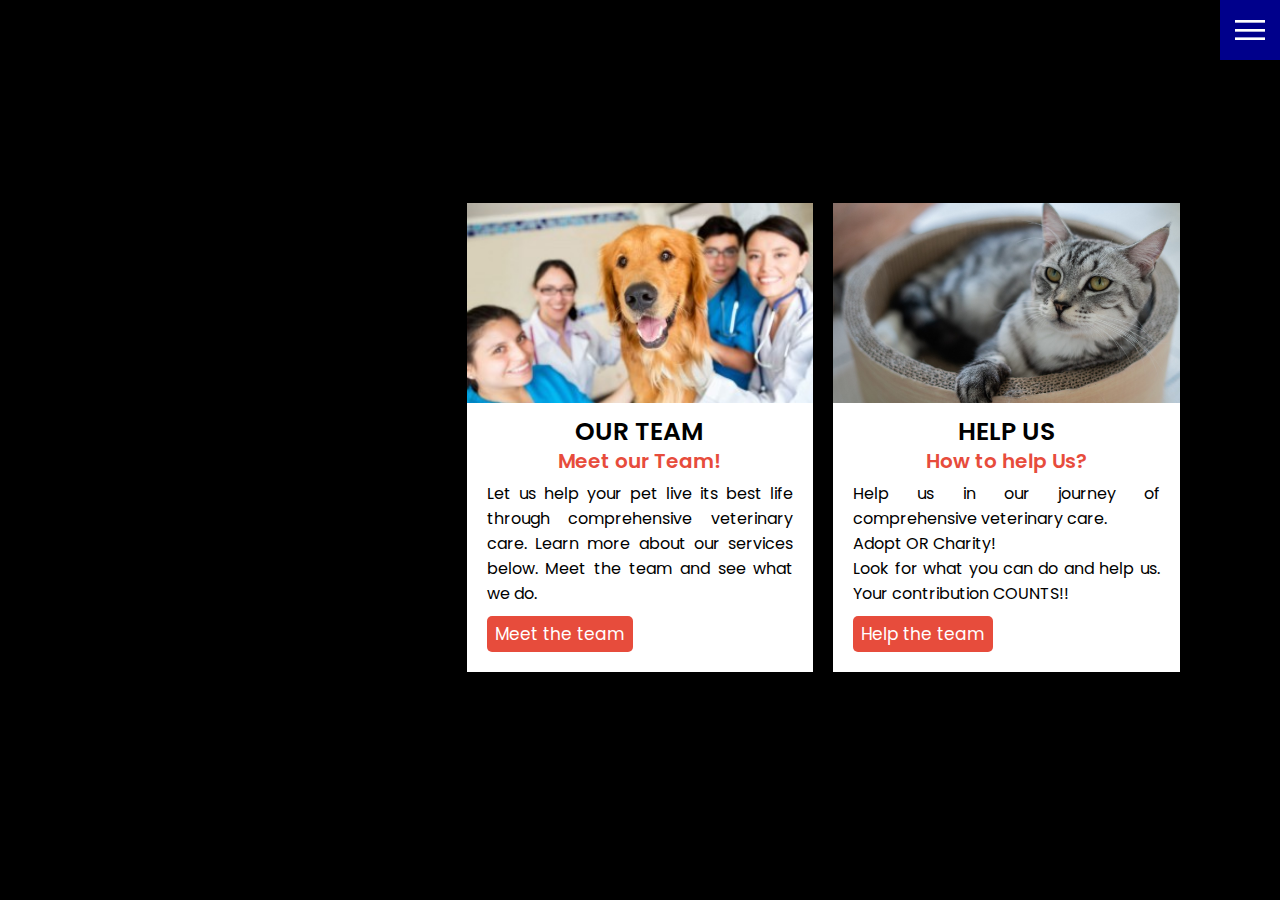
<file: about.html>
<!DOCTYPE html>
<!-- Created By CodingNepal -->
<html lang="en" dir="ltr">
   <head>
      <meta charset="utf-8">
      <title>About</title>
      <link rel="stylesheet" href="about.css">
      <script src="https://code.jquery.com/jquery-3.5.1.js"></script>
      <script src="https://cdnjs.cloudflare.com/ajax/libs/OwlCarousel2/2.3.4/owl.carousel.min.js"></script>
      <link rel="stylesheet" href="https://cdnjs.cloudflare.com/ajax/libs/OwlCarousel2/2.3.4/assets/owl.carousel.min.css">
   </head>
   <body>
      <div class="slider owl-carousel">
         <h1>About Us</h1>
         <div class="card">
            <div class="img">
               <img src="team.jpg" alt="">
            </div>
            <div class="content">
               <div class="title">
                OUR TEAM
               </div>
               <div class="sub-title">
                Meet our Team!
               </div>
               <p>Let us help your pet live its best life through comprehensive veterinary care. Learn more about our services below.
                Meet the team and see what we do.</p>
               <div class="btn">
                  <a href="team.html"><button>Meet the team</button></a>
               </div>
            </div>
         </div>

         <div class="card">
            <div class="img">
               <img src="a4.jpeg" alt="">
            </div>
            <div class="content">
               <div class="title">
                HELP US
               </div>
               <div class="sub-title">
                How to help Us?
               </div>
               <p>Help us in our journey of comprehensive veterinary care. <br> Adopt OR Charity! </br>
                Look for what you can do and help us. Your contribution COUNTS!!</p>
               <div class="btn">
                  <a href="help.html"><button>Help the team</button></a>
               </div>
            </div>
         </div>
         
         <div class="card">
            <div class="img">
               <img src="vet.jpg" alt="">
            </div>
            <div class="content">
               <div class="title">
                  SERVICES
               </div>
               <div class="sub-title">
                  See Our Services

               </div>
               <p>Pets Care provides comprehensive veterinary care, urgent pet care, pet boarding, & grooming. We would be honored to be a partner in your pet's.....
            
               </p>
               <div class="btn">
                  <a href="services.html"><button>Our Services</button></a>
               </div>
            </div>
         </div>
         <div class="card">
            <div class="img">
               <img src="pet.jpg" alt="">
            </div>
            <div class="content">
               <div class="title">
                  Pet Emergencies
               </div>
               <div class="sub-title">
                  Emergency pet plan?
               </div>
               <p> Does your pet need emergency medical care? Our Metairie location is open 24/7. Call now for immediate assistance from our trained veterinary....
                  
               </p>
               <div class="btn">
                  <a href="https://www.petsecure.com.au/pet-care/have-you-got-an-emergency-pet-plan/"><button>Pet Emergencies</button></a>
               </div>
            </div>
         </div>
         
         <div class="card">
            <div class="img">
               <img src="review.jpg" alt="">
            </div>
            <div class="content">
               <div class="title">
                  Leave Us A Review
               </div>
               <div class="sub-title">
                  Connect With Us
               </div>
               <p>
                Client satisfaction is a top priority at Pet Care Center. Our veterinarians and team take great pride in providing every pet with high-quality veterinary...
                 
               </p>
               <div class="btn">
                  <a href="contact.html"><button>Leave A Review</button></a>
               </div>
            </div>
         </div>
      </div>
      <div class="menuToggle" onclick="toggleMenu();"></div>
      <div class="navigation">
          <ul>
              <li><a href="index.html">Home</a></li>
              <li><a href="about.html">About</a></li>
              <li><a href="article.html">Blog</a></li>
              <li><a href="gallery.html">Gallery</a></li>
              <li><a href="contact.html">Contact</a></li>
          </ul>
      </div>
      <script type="text/javascript">
      function toggleMenu(){
          var menuToggle = document.querySelector('.menuToggle')
          var navigation = document.querySelector('.navigation')
          menuToggle.classList.toggle('active')
          navigation.classList.toggle('active')
      }
      
    </script>
      <script>
         $(".slider").owlCarousel({
           loop: true,
           autoplay: true,
           autoplayTimeout: 2000, //2000ms = 2s;
           autoplayHoverPause: true,
         });
      </script>


   </body>
</html>
</file>
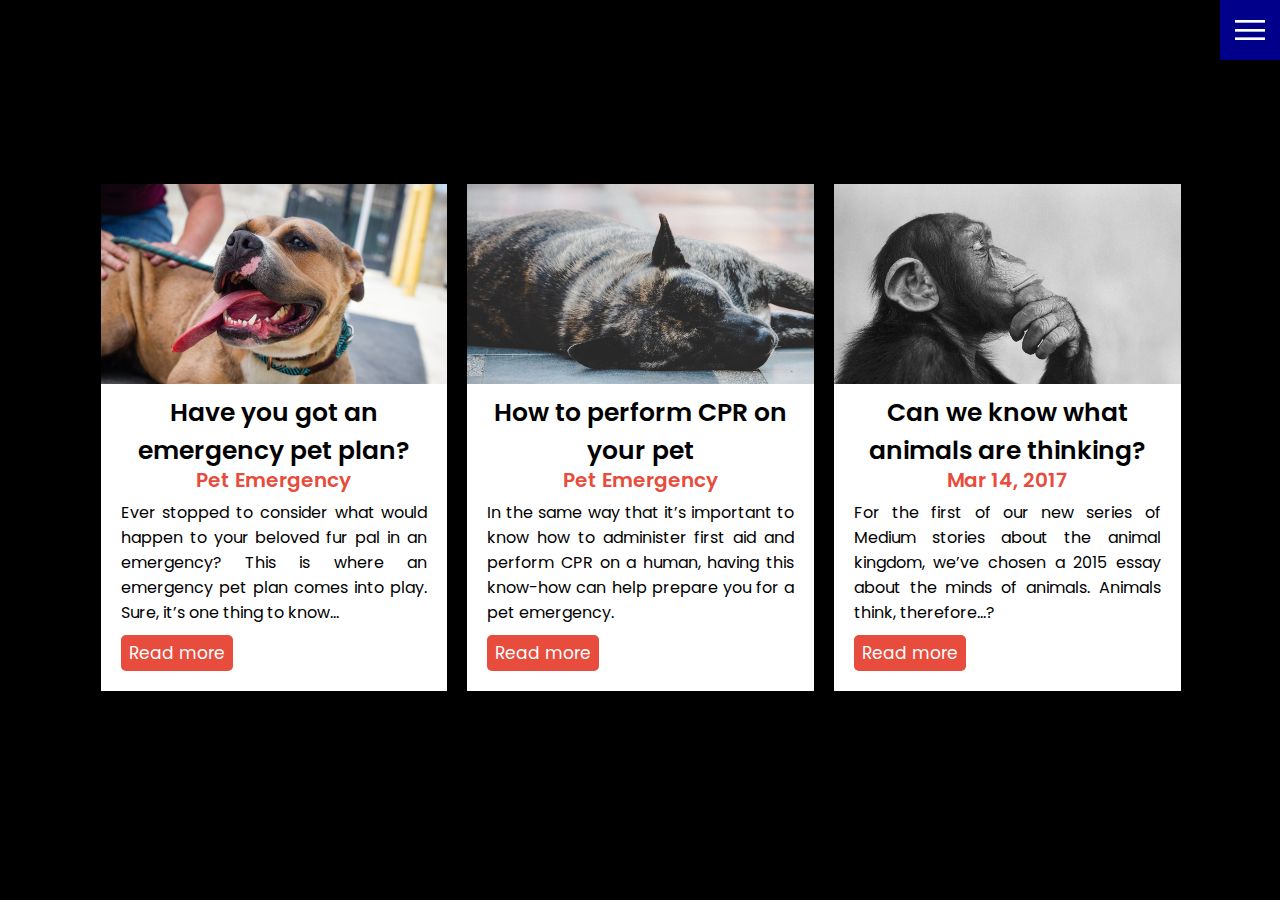
<file: article.html>
<!DOCTYPE html>
<!-- Created By CodingNepal -->
<html lang="en" dir="ltr">
   <head>
      <meta charset="utf-8">
      <title>Articles</title>
      <link rel="stylesheet" href="article.css">
      <script src="https://code.jquery.com/jquery-3.5.1.js"></script>
      <script src="https://cdnjs.cloudflare.com/ajax/libs/OwlCarousel2/2.3.4/owl.carousel.min.js"></script>
      <link rel="stylesheet" href="https://cdnjs.cloudflare.com/ajax/libs/OwlCarousel2/2.3.4/assets/owl.carousel.min.css">
   </head>
   <body>
      <div class="slider owl-carousel">
         <div class="card">
            <div class="img">
               <img src="pet.jpg" alt="">
            </div>
            <div class="content">
               <div class="title">
                  Have you got an emergency pet plan?
               </div>
               <div class="sub-title">
                  Pet Emergency
               </div>
               <p>
                  Ever stopped to consider what would happen to your beloved fur pal in an emergency? This is where an emergency pet plan comes into play. Sure, it’s one thing to know...</p>
               <div class="btn">
                  <a href="https://www.petsecure.com.au/pet-care/have-you-got-an-emergency-pet-plan/"><button>Read more</button></a>
               </div>
            </div>
         </div>
         <div class="card">
            <div class="img">
               <img src="cpr.jpg" alt="">
            </div>
            <div class="content">
               <div class="title">
                  How to perform CPR on your pet
               </div>
               <div class="sub-title">
                  Pet Emergency
               </div>
               <p>In the same way that it’s important to know how to administer first aid and perform CPR on a human, having this know-how can help prepare you for a pet emergency.
               </p>
               <div class="btn">
                  <a href="https://www.petsecure.com.au/pet-care/how-to-pet-cpr/"><button>Read more</button></a>
               </div>
            </div>
         </div>
         <div class="card">
            <div class="img">
               <img src="a1.jpeg" alt="">
            </div>
            <div class="content">
               <div class="title">
                  Can we know what animals are thinking?
               </div>
               <div class="sub-title">
                  Mar 14, 2017
               </div>
               <p>For the first of our new series of Medium stories about the animal kingdom, we’ve chosen a 2015 essay about the minds of animals. Animals think, therefore…?
               </p>
               <div class="btn">
                  <a href="https://medium.economist.com/can-we-know-what-animals-are-thinking-83991bc994c4"><button>Read more</button></a>
               </div>
            </div>
         </div>
         <div class="card">
            <div class="img">
               <img src="2.jpg" alt="">
            </div>
            <div class="content">
               <div class="title">
                  STREET DOGS forgotten friends
               </div>
               <div class="sub-title">
                  May 13, 2016

               </div>
               <p>For my birthday seven years ago my friend Sean gave me award winning photographer Traer Scott’s coffee table book Shelter Dogs. It made a huge impact on me.....
               </p>
               <div class="btn">
                  <a href="https://crossingenres.com/street-dogs-c18c9e32fd61"><button>Read more</button></a>
               </div>
            </div>
         </div>
         <div class="card">
            <div class="img">
               <img src="a4.jpeg" alt="">
            </div>
            <div class="content">
               <div class="title">
                  4 Harmful Myths That Hurt Cats
               </div>
               <div class="sub-title">
                  Feb 4, 2021
               </div>
               <p>
                  Cats are mystical animals. Pop culture would have you believe they’re capricious, confusing, clever, and conniving. Cat people (or the people who belong to.....
               </p>
               <div class="btn">
                  <a href="https://tenderly.medium.com/4-harmful-myths-that-hurt-cats-f9b64ac5197b"><button>Read more</button></a>
               </div>
            </div>
         </div>
         <div class="card">
            <div class="img">
               <img src="a5.png" alt="">
            </div>
            <div class="content">
               <div class="title">
                  The Woman Who Gave Birth to Rabbits
               </div>
               <div class="sub-title">
                  Sept 11, 2020
               </div>
               <p>
                  In September 1726, in the small town of Godalming in England, a local obstetrician was called to the house of Mary Toft. A month earlier, Toft had suffered....
               </p>
               <div class="btn">
                  <a href="https://tenderly.medium.com/4-harmful-myths-that-hurt-cats-f9b64ac5197b"><button>Read more</button></a>
               </div>
            </div>
         </div>
         <div class="card">
            <div class="img">
               <img src="a8.png" alt="">
            </div>
            <div class="content">
               <div class="title">
                  Are Parrots Trying To Tell Us Something?
               </div>
               <div class="sub-title">
                  Oct 3, 2019
               </div>
               <p>
                 The news was stranger than usual last week. A vegan claimed she was "traumatized for life" after a bakery gave her a pork roll. The bakery could be sued for...
               </p>
               <div class="btn">
                  <a href="https://medium.com/the-plan-b-vibe/are-parrots-trying-to-tell-us-something-a3bedc265bcf"><button>Read more</button></a>
               </div>
            </div>
         </div>
      </div>
      <div class="menuToggle" onclick="toggleMenu();"></div>
    <div class="navigation">
        <ul>
            <li><a href="index.html">Home</a></li>
            <li><a href="about.html">About</a></li>
            <li><a href="article.html">Blog</a></li>
            <li><a href="gallery.html">Gallery</a></li>
            <li><a href="contact.html">Contact</a></li>
        </ul>
    </div>
    <script type="text/javascript">
    function toggleMenu(){
        var menuToggle = document.querySelector('.menuToggle')
        var navigation = document.querySelector('.navigation')
        menuToggle.classList.toggle('active')
        navigation.classList.toggle('active')
    }
    </script>
      <script>
         $(".slider").owlCarousel({
           loop: true,
           autoplay: true,
           autoplayTimeout: 2000, //2000ms = 2s;
           autoplayHoverPause: true,
         });
      </script>
   </body>
</html>
</file>
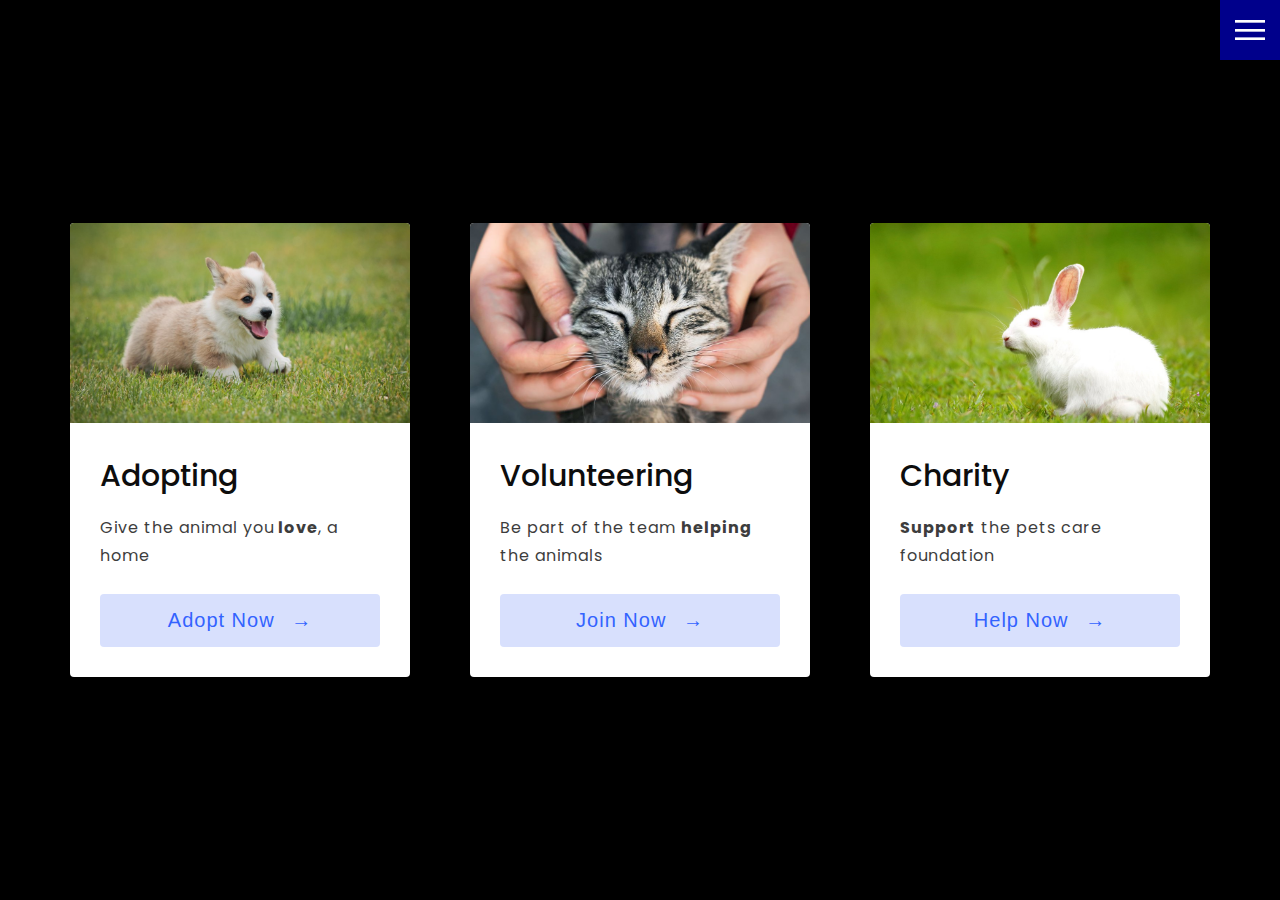
<file: help.html>
<!DOCTYPE html>
<html lang="en">
  <head>
    <meta charset="UTF-8" />
    <meta name="viewport" content="width=device-width, initial-scale=1.0" />
    <title>Help</title>

    <link rel="stylesheet" href="main.css" />
  </head>

  <body>
    <div class="grid">
      <div class="grid-item">
        <div class="card">
          <img class="card-img" src="3.jpg">
          <div class="card-content">
            <h1 class="card-header">Adopting</h1>
            <p class="card-text">
              Give the animal you<strong> love</strong>,
              a home
            </p>
            <button class="card-btn">Adopt Now <span>&rarr;</span></button>
          </div>
        </div>
      </div>
      <div class="grid-item">
        <div class="card">
          <img
            class="card-img"
            src="5.jpg">
          <div class="card-content">
            <h1 class="card-header">Volunteering</h1>
            <p class="card-text">
              Be part of the team 
              <strong>helping</strong> the animals
            </p>
            <button class="card-btn">Join Now <span>&rarr;</span></button>
          </div>
        </div>
      </div>
      <div class="grid-item">
        <div class="card">
          <img class="card-img" src="6.jpg">
          <div class="card-content">
            <h1 class="card-header">Charity</h1>
            <p class="card-text">
              <strong>Support</strong> the pets care foundation
            </p>
            <button class="card-btn">Help Now <span>&rarr;</span></button>
          </div>
        </div>
      </div>
    </div>
    <div class="menuToggle" onclick="toggleMenu();"></div>
    <div class="navigation">
        <ul>
            <li><a href="index.html">Home</a></li>
            <li><a href="about.html">About</a></li>
            <li><a href="article.html">Blog</a></li>
            <li><a href="gallery.html">Gallery</a></li>
            <li><a href="contact.html">Contact</a></li>
        </ul>
    </div>
    <script type="text/javascript">
    function toggleMenu(){
        var menuToggle = document.querySelector('.menuToggle')
        var navigation = document.querySelector('.navigation')
        menuToggle.classList.toggle('active')
        navigation.classList.toggle('active')
    }
    </script>
      <script>
         $(".slider").owlCarousel({
           loop: true,
           autoplay: true,
           autoplayTimeout: 2000, //2000ms = 2s;
           autoplayHoverPause: true,
         });
      </script>
  </body>
</html>
</file>
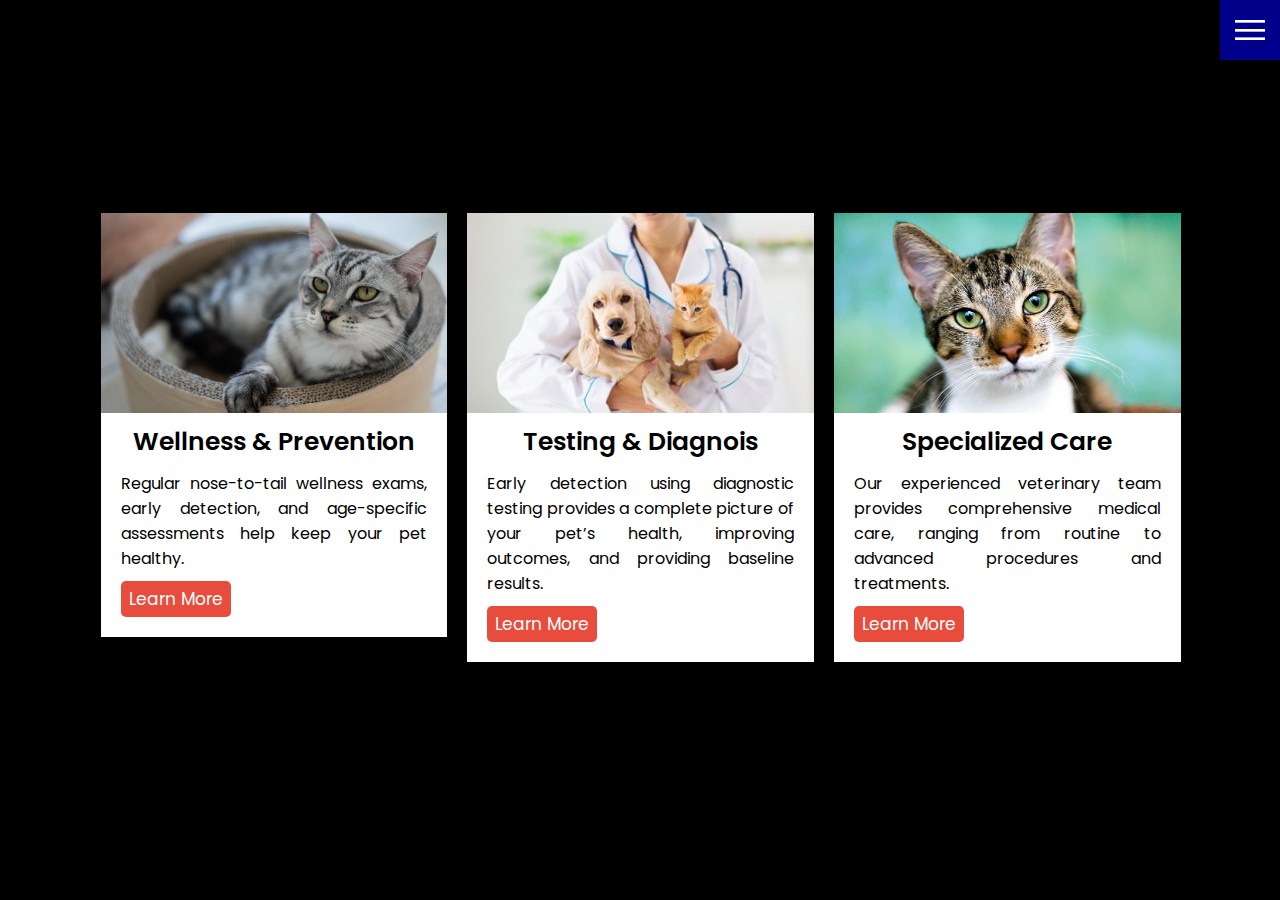
<file: services.html>
<!DOCTYPE html>
<!-- Created By CodingNepal -->
<html lang="en" dir="ltr">
   <head>
      <meta charset="utf-8">
      <title>Services</title>
      <link rel="stylesheet" href="about.css">
      <script src="https://code.jquery.com/jquery-3.5.1.js"></script>
      <script src="https://cdnjs.cloudflare.com/ajax/libs/OwlCarousel2/2.3.4/owl.carousel.min.js"></script>
      <link rel="stylesheet" href="https://cdnjs.cloudflare.com/ajax/libs/OwlCarousel2/2.3.4/assets/owl.carousel.min.css">
   </head>
   <body>
      <div class="slider owl-carousel">
         <div class="card">
            <div class="img">
               <img src="a4.jpeg" alt="">
            </div>
            <div class="content">
               <div class="title">
                Wellness & Prevention
               </div>
               <div class="sub-title">
               
               </div>
               <p>Regular nose-to-tail wellness exams, early detection, and age-specific assessments help keep your pet healthy. 
                </p>
               <div class="btn">
                  <a href="#"><button>Learn More</button></a>
               </div>
            </div>
         </div>

         <div class="card">
            <div class="img">
               <img src="vet.jpg" alt="">
            </div>
            <div class="content">
               <div class="title">
                Testing & Diagnois
               </div>
               <div class="sub-title">
                
               </div>
               <p>Early detection using diagnostic testing provides a complete picture of your pet’s health, improving outcomes, and providing baseline results.</p>
               <div class="btn">
                  <a href="#"><button>Learn More</button></a>
               </div>
            </div>
         </div>

         <div class="card">
            <div class="img">
               <img src="4.jpg" alt="">
            </div>
            <div class="content">
               <div class="title">
                Specialized Care
               </div>
               <div class="sub-title">
                
               </div>
               <p>Our experienced veterinary team provides comprehensive medical care, ranging from routine to advanced procedures and treatments. 
                   </p>
               <div class="btn">
                  <a href="#"><button>Learn More</button></a>
               </div>
            </div>
         </div>

         <div class="card">
            <div class="img">
               <img src="team.jpg" alt="">
            </div>
            <div class="content">
               <div class="title">
                Surgical Procedures
               </div>
               <div class="sub-title">
                
               </div>
               <p>From routine to advanced surgical procedures, our practice offers safe and effective options using state-of-the-art equipment and best practices.
                   </p>
               <div class="btn">
                  <a href="#"><button>Learn More</button></a>
               </div>
            </div>
         </div>
         
         <div class="card">
            <div class="img">
               <img src="5.jpg" alt="">
            </div>
            <div class="content">
               <div class="title">
                 Pet Boarding
               </div>
               <div class="sub-title">
                
               </div>
               <p>
                Trust our professional and friendly team to take great care of your pet during your next trip.
            
               </p>
               <div class="btn">
                  <a href="#"><button>Learn More</button></a>
               </div>
            </div>
         </div>
         <div class="card">
            <div class="img">
               <img src="pet.jpg" alt="">
            </div>
            <div class="content">
               <div class="title">
                Grooming
               </div>
               <div class="sub-title">
                  
               </div>
               <p> Help your pet look and feel their best with our professional, onsite pet grooming services.
                   
                  
               </p>
               <div class="btn">
                  <a href="#"><button>Learn More</button></a>
               </div>
            </div>
         </div>
         
         <div class="card">
            <div class="img">
               <img src="review.jpg" alt="">
            </div>
            <div class="content">
               <div class="title">
                  Urgent Care
               </div>
               <div class="sub-title">
                  
               </div>
               <p>Does your pet need emergency medical care? Our Metairie location is open 24/7. Call now for immediate assistance from our trained veterinary staff.
                 
               </p>
               <div class="btn">
                  <a href="contact.html"><button>Leave A Review</button></a>
               </div>
            </div>
         </div>
      </div>
      <div class="menuToggle" onclick="toggleMenu();"></div>
    <div class="navigation">
        <ul>
            <li><a href="index.html">Home</a></li>
            <li><a href="about.html">About</a></li>
            <li><a href="article.html">Blog</a></li>
            <li><a href="gallery.html">Gallery</a></li>
            <li><a href="contact.html">Contact</a></li>
        </ul>
    </div>
    <script type="text/javascript">
    function toggleMenu(){
        var menuToggle = document.querySelector('.menuToggle')
        var navigation = document.querySelector('.navigation')
        menuToggle.classList.toggle('active')
        navigation.classList.toggle('active')
    }
    </script>
      <script>
         $(".slider").owlCarousel({
           loop: true,
           autoplay: true,
           autoplayTimeout: 2000, //2000ms = 2s;
           autoplayHoverPause: true,
         });
      </script>
   </body>
</html>
</file>
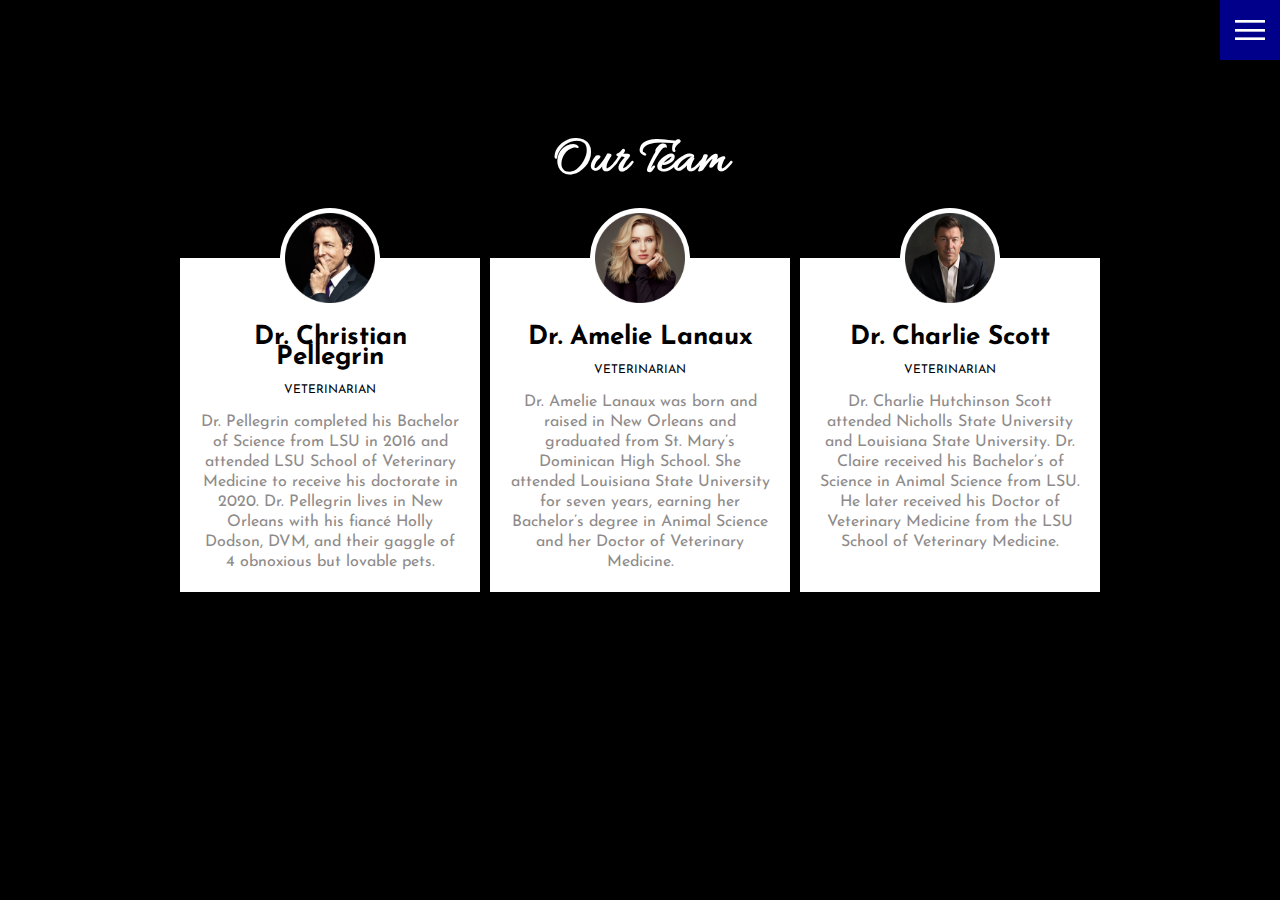
<file: team.html>
<!DOCTYPE html>
<html lang="en">
<head>
	<meta charset="UTF-8">
	<title>Our Team Section</title>
	<link rel="stylesheet" href="team.css">
</head>
<body>

<div class="wrapper">
  <h1>Our Team</h1>
  <div class="team">
    <div class="team_member">
      <div class="team_img">
        <img src="team1.png" alt="Team_image">
      </div>
      <h3>Dr. Christian Pellegrin</h3>
      <p class="role">Veterinarian</p>
      <p>Dr. Pellegrin completed his Bachelor of Science from LSU in 2016 and attended LSU School of Veterinary Medicine to receive his doctorate in 2020.
        Dr. Pellegrin lives in New Orleans with his fiancé Holly Dodson, DVM, and their gaggle of 4 obnoxious but lovable pets. </p>
    </div>
    <div class="team_member">
      <div class="team_img">
        <img src="team2.png" alt="Team_image">
      </div>
      <h3>Dr. Amelie Lanaux</h3>
      <p class="role">Veterinarian</p>
      <p>Dr. Amelie Lanaux was born and raised in New Orleans and graduated from St. Mary’s Dominican High School. She attended Louisiana State University for seven years, earning her Bachelor’s degree in Animal Science and her Doctor of Veterinary Medicine.
          </p></div>
    <div class="team_member">
      <div class="team_img">
        <img src="team3.png" alt="Team_image">
      </div>
      <h3>Dr. Charlie Scott</h3>
      <p class="role">Veterinarian</p>
      <p>Dr. Charlie Hutchinson Scott attended Nicholls State University and Louisiana State University. Dr. Claire received his Bachelor’s of Science in Animal Science from LSU. He later received his Doctor of Veterinary Medicine from the LSU School of Veterinary Medicine. 
          </p>
    </div>
  </div>
</div>	

<div class="menuToggle" onclick="toggleMenu();"></div>
<div class="navigation">
    <ul>
        <li><a href="index.html">Home</a></li>
        <li><a href="about.html">About</a></li>
        <li><a href="article.html">Articles</a></li>
        <li><a href="gallery.html">Gallery</a></li>
        <li><a href="contact.html">Contact</a></li>
    </ul>
</div>
<script type="text/javascript">
function toggleMenu(){
    var menuToggle = document.querySelector('.menuToggle')
    var navigation = document.querySelector('.navigation')
    menuToggle.classList.toggle('active')
    navigation.classList.toggle('active')
}
</script>

</body>
</html>
</file>
<file: about.css>
@import url('https://fonts.googleapis.com/css?family=Poppins:400,500,600,700&display=swap');
*{
  margin: 0;
  padding: 0;
  box-sizing: border-box;
  font-family: 'Poppins', sans-serif;
}
html,body{
  display: grid;
  height: 100%;
  place-items: center;
  text-align: center;
  background: #000;
}
.menuToggle{
    position: fixed;
    top: 0;
    right: 0;
    width: 60px;
    height: 60px;
    background: darkblue url(menu.png);
    background-repeat: no-repeat;
    background-position: center;
    background-size: 30px;
    z-index: 1000;
    cursor: pointer;
}
.menuToggle.active{
    background: darkblue url(close.png);
    background-repeat: no-repeat;
    background-position: center;
    background-size: 25px;
}
.navigation{
    position: fixed;
    top: 0;
    left: calc(100% - 60px);
    width: 100%;
    height: 100%;
    background: #000;
    z-index: 999;
    display: flex;
    justify-content: center;
    align-items: center;
    transform: 0.2s;
}
.navigation.active{
    left: 0px;
}
.navigation ul{
    position: relative;
}
.navigation ul li{
    position: relative;
    list-style: none;
    text-align: center;
}
.navigation ul li a{
    font-size: 2.5em;
    color: #fff;
    text-decoration: none;
    font-weight: none;
}
.navigation ul li a:hover{
    color: #f60f20;
}
.slider owl-carousel h1{
  font-family: 'Poppins', sans-serif;
  font-size: 52px;
  color: #fff;
  margin-bottom: 60px;
  text-align: center;
}

.slider{
  max-width: 1100px;
  display: flex;
}
.slider .card{
  flex: 1;
  margin: 0 10px;
  background: #fff;
}
.slider .card .img{
  height: 200px;
  width: 100%;
}
.slider .card .img img{
  height: 100%;
  width: 100%;
  object-fit: cover;
}
.slider .card .content{
  padding: 10px 20px;
}
.card .content .title{
  font-size: 25px;
  font-weight: 600;
}
.card .content .sub-title{
  font-size: 20px;
  font-weight: 600;
  color: #e74c3c;
  line-height: 20px;
}
.card .content p{
  text-align: justify;
  margin: 10px 0;
}
.card .content .btn{
  display: block;
  text-align: left;
  margin: 10px 0;
}
.card .content .btn button{
  background: #e74c3c;
  color: #fff;
  border: none;
  outline: none;
  font-size: 17px;
  padding: 5px 8px;
  border-radius: 5px;
  cursor: pointer;
  transition: 0.2s;
}
.card .content .btn button:hover{
  transform: scale(0.9);
}
</file>
<file: article.css>
@import url('https://fonts.googleapis.com/css?family=Poppins:400,500,600,700&display=swap');
*{
  margin: 0;
  padding: 0;
  box-sizing: border-box;
  font-family: 'Poppins', sans-serif;
}
html,body{
  display: grid;
  height: 100%;
  place-items: center;
  text-align: center;
  background: #000;
}
.menuToggle{
    position: fixed;
    top: 0;
    right: 0;
    width: 60px;
    height: 60px;
    background: darkblue url(menu.png);
    background-repeat: no-repeat;
    background-position: center;
    background-size: 30px;
    z-index: 1000;
    cursor: pointer;
}
.menuToggle.active{
    background: darkblue url(close.png);
    background-repeat: no-repeat;
    background-position: center;
    background-size: 25px;
}
.navigation{
    position: fixed;
    top: 0;
    left: calc(100% - 60px);
    width: 100%;
    height: 100%;
    background: #000;
    z-index: 999;
    display: flex;
    justify-content: center;
    align-items: center;
    transform: 0.2s;
}
.navigation.active{
    left: 0px;
}
.navigation ul{
    position: relative;
}
.navigation ul li{
    position: relative;
    list-style: none;
    text-align: center;
}
.navigation ul li a{
    font-size: 2.5em;
    color: #fff;
    text-decoration: none;
    font-weight: none;
}
.navigation ul li a:hover{
    color: #f60f20;
}
.slider{
  max-width: 1100px;
  display: flex;
}
.slider .card{
  flex: 1;
  margin: 0 10px;
  background: #fff;
}
.slider .card .img{
  height: 200px;
  width: 100%;
}
.slider .card .img img{
  height: 100%;
  width: 100%;
  object-fit: cover;
}
.slider .card .content{
  padding: 10px 20px;
}
.card .content .title{
  font-size: 25px;
  font-weight: 600;
}
.card .content .sub-title{
  font-size: 20px;
  font-weight: 600;
  color: #e74c3c;
  line-height: 20px;
}
.card .content p{
  text-align: justify;
  margin: 10px 0;
}
.card .content .btn{
  display: block;
  text-align: left;
  margin: 10px 0;
}
.card .content .btn button{
  background: #e74c3c;
  color: #fff;
  border: none;
  outline: none;
  font-size: 17px;
  padding: 5px 8px;
  border-radius: 5px;
  cursor: pointer;
  transition: 0.2s;
}
.card .content .btn button:hover{
  transform: scale(0.9);
}
</file>
<file: main.css>
@import url("https://fonts.googleapis.com/css?family=Poppins&display=swap");

* {
  margin: 0;
  padding: 0;
}

html {
  box-sizing: border-box;
  font-size: 62.5%;
}

body {
  background-color: #000;
  font-family: "Poppins", sans-serif;
  display: flex;
  justify-content: center;
  align-items: center;
  min-height: 100vh;
}
.menuToggle{
  position: fixed;
  top: 0;
  right: 0;
  width: 60px;
  height: 60px;
  background: darkblue url(menu.png);
  background-repeat: no-repeat;
  background-position: center;
  background-size: 30px;
  z-index: 1000;
  cursor: pointer;
}
.menuToggle.active{
  background: darkblue url(close.png);
  background-repeat: no-repeat;
  background-position: center;
  background-size: 25px;
}
.navigation{
  position: fixed;
  top: 0;
  left: calc(100% - 60px);
  width: 100%;
  height: 100%;
  background: #000;
  z-index: 999;
  display: flex;
  justify-content: center;
  align-items: center;
  transform: 0.2s;
}
.navigation.active{
  left: 0px;
}
.navigation ul{
  position: relative;
}
.navigation ul li{
  position: relative;
  list-style: none;
  text-align: center;
}
.navigation ul li a{
  font-size: 2.5em;
  color: #fff;
  text-decoration: none;
  font-weight: none;
}
.navigation ul li a:hover{
  color: #f60f20;
}

.grid {
  display: grid;
  width: 114em;
  grid-gap: 6rem;
  grid-template-columns: repeat(auto-fit, minmax(30rem, 1fr));
  align-items: start;
}

.grid-item {
  background-color: #fff;
  border-radius: 0.4rem;
  overflow: hidden;
  box-shadow: 0 3rem 6rem rgba(0, 0, 0, 0.1);
  cursor: pointer;
  transition: 0.2s;
}

.grid-item:hover {
  transform: translateY(-0.5%);
  box-shadow: 0 4rem 8rem rgba(0, 0, 0, 0.5);
}

.card-img {
  display: block;
  width: 100%;
  height: 20rem;
  object-fit: cover;
}

.card-content {
  padding: 3rem;
}

.card-header {
  font-size: 3rem;
  font-weight: 500;
  color: #0d0d0d;
  margin-bottom: 1.5rem;
}

.card-text {
  font-size: 1.6rem;
  letter-spacing: 0.1rem;
  line-height: 1.7;
  color: #3d3d3d;
  margin-bottom: 2.5rem;
}

.card-btn {
  display: block;
  width: 100%;
  padding: 1.5rem;
  font-size: 2rem;
  text-align: center;
  color: #3363ff;
  background-color: #d8e0fd;
  border: none;
  border-radius: 0.4rem;
  transition: 0.2s;
  cursor: pointer;
  letter-spacing: 0.1rem;
}

.card-btn span {
  margin-left: 1rem;
  transition: 0.2s;
}

.card-btn:hover,
.card-btn:active {
  background-color: #c2cffc;
}

.card-btn:hover span,
.card-btn:active span {
  margin-left: 1.5rem;
}

@media only screen and (max-width: 60em) {
  body {
    padding: 3rem;
  }

  .grid {
    grid-gap: 3rem;
  }
}
</file>
<file: team.css>
@import url('https://fonts.googleapis.com/css?family=Allura|Josefin+Sans');

*{
  margin: 0;
  padding: 0;
  box-sizing: border-box;
}

body{
  background: black;
  font-family: 'Josefin Sans', sans-serif;
}

.menuToggle{
    position: fixed;
    top: 0;
    right: 0;
    width: 60px;
    height: 60px;
    background: darkblue url(menu.png);
    background-repeat: no-repeat;
    background-position: center;
    background-size: 30px;
    z-index: 1000;
    cursor: pointer;
  }
  .menuToggle.active{
    background: darkblue url(close.png);
    background-repeat: no-repeat;
    background-position: center;
    background-size: 25px;
  }
  .navigation{
    position: fixed;
    top: 0;
    left: calc(100% - 60px);
    width: 100%;
    height: 100%;
    background: #000;
    z-index: 999;
    display: flex;
    justify-content: center;
    align-items: center;
    transform: 0.2s;
  }
  .navigation.active{
    left: 0px;
  }
  .navigation ul{
    position: relative;
  }
  .navigation ul li{
    position: relative;
    list-style: none;
    text-align: center;
  }
  .navigation ul li a{
    font-size: 2.5em;
    color: #fff;
    text-decoration: none;
    font-weight: none;
  }
  .navigation ul li a:hover{
    color: #f60f20;
  }

.wrapper{
  margin-top: 10%;
}

.wrapper h1{
  font-family: 'Allura', cursive;
  font-size: 52px;
  color: #fff;
  margin-bottom: 60px;
  text-align: center;
}

.team{
  display: flex;
  justify-content: center;
  width: auto;
  text-align: center;
  flex-wrap: wrap;
}

.team .team_member{
  background: #fff;
  margin: 5px;
  margin-bottom: 50px;
  width: 300px;
  padding: 20px;
  line-height: 20px;
  color: #8e8b8b;  
  position: relative;
}

.team .team_member h3{
  color: black;
  font-size: 26px;
  margin-top: 50px;
}

.team .team_member p.role{
  color: #000;
  margin: 12px 0;
  font-size: 12px;
  text-transform: uppercase;
}

.team .team_member .team_img{
  position: absolute;
  top: -50px;
  left: 50%;
  transform: translateX(-50%);
  width: 100px;
  height: 100px;
  border-radius: 50%;
  background: #fff;
}

.team .team_member .team_img img{
  width: 100px;
  height: 100px;
  padding: 5px;
}
</file>
